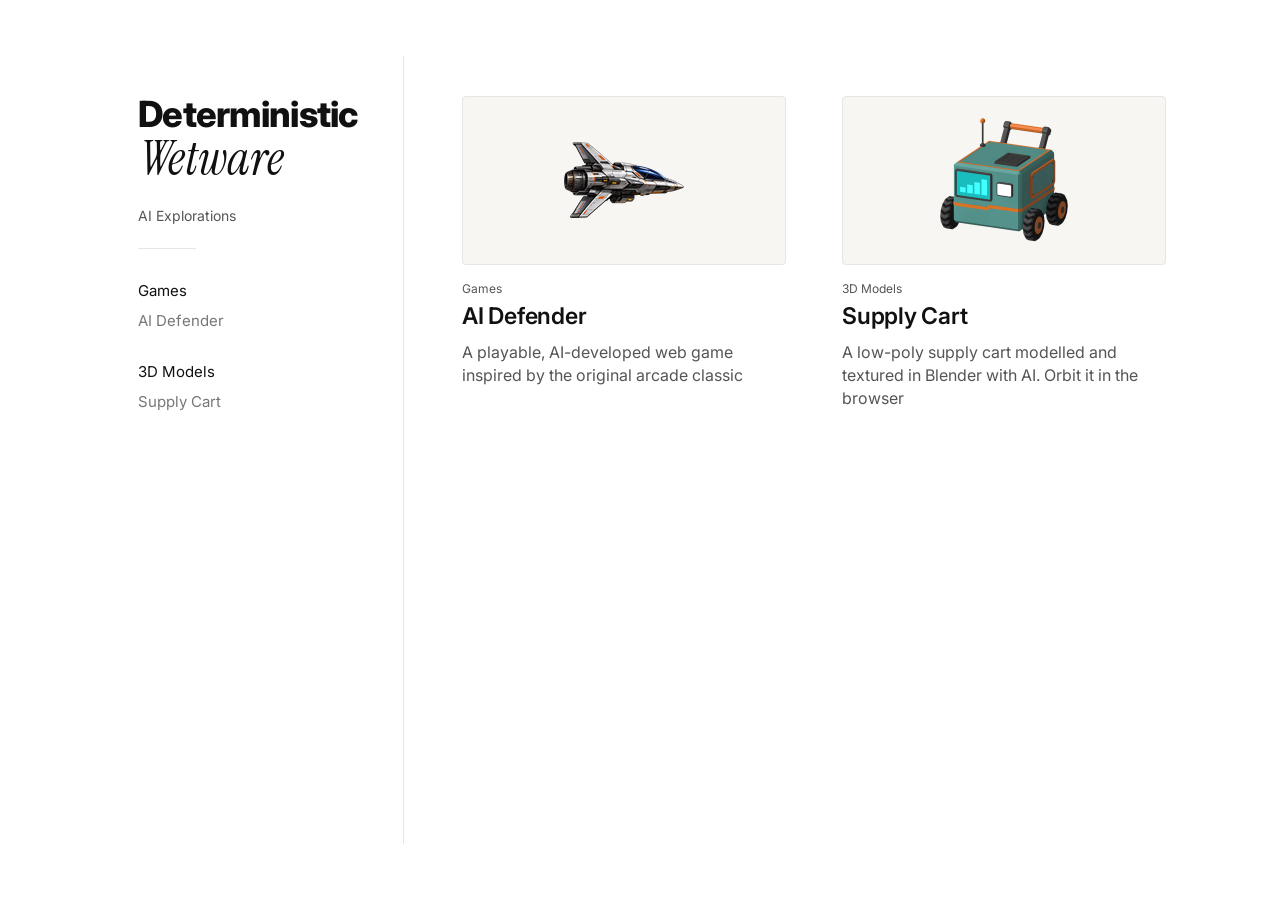
<file: index.html>
<!DOCTYPE html>
<html lang="en">
<head>
  <meta charset="UTF-8">
  <meta name="viewport" content="width=device-width, initial-scale=1">
  <title>Deterministic Wetware</title>
  <link rel="preconnect" href="https://fonts.googleapis.com">
  <link rel="preconnect" href="https://fonts.gstatic.com" crossorigin>
  <link rel="stylesheet" href="https://fonts.googleapis.com/css2?family=Inter:wght@400;600;800&family=Instrument+Serif:ital@1&display=swap">
  <link rel="stylesheet" href="style.css">
</head>
<body>
  <div class="page">
    <aside class="sidebar">
      <h1 class="site-title">Deterministic <em>Wetware</em></h1>
      <p class="tagline">AI Explorations</p>
      <nav>
        <h2 class="nav-section">Games</h2>
        <ul class="nav-list">
          <li><a href="ai-defender/index.html">AI Defender</a></li>
        </ul>
        <h2 class="nav-section">3D Models</h2>
        <ul class="nav-list">
          <li><a href="supply-cart/index.html">Supply Cart</a></li>
        </ul>
      </nav>
    </aside>

    <main class="cards">
      <a class="card" href="ai-defender/index.html">
        <div class="card-image">
          <img src="images/ai-defender.png" alt="AI Defender ship">
        </div>
        <p class="card-category">Games</p>
        <h3 class="card-title">AI Defender</h3>
        <p class="card-text">A playable, AI-developed web game inspired by the original arcade classic</p>
      </a>
      <a class="card" href="supply-cart/index.html">
        <div class="card-image">
          <img src="images/supply-cart.png" alt="Supply cart model">
        </div>
        <p class="card-category">3D Models</p>
        <h3 class="card-title">Supply Cart</h3>
        <p class="card-text">A low-poly supply cart modelled and textured in Blender with AI. Orbit it in the browser</p>
      </a>
    </main>
  </div>
</body>
</html>
</file>
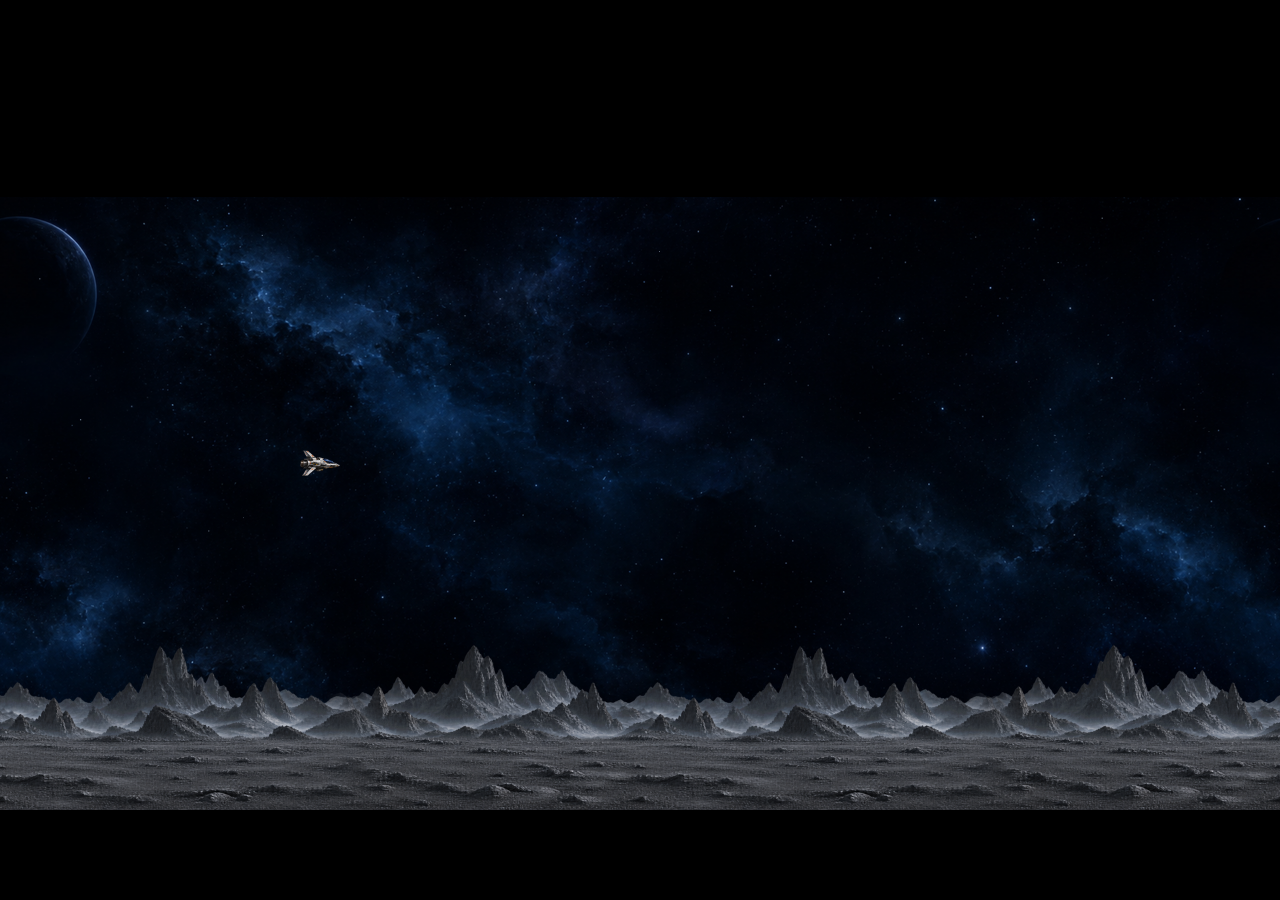
<file: ai-defender/index.html>
<!doctype html>
<html lang="en">
  <head>
    <meta charset="UTF-8" />
    <meta
      name="viewport"
      content="width=device-width, initial-scale=1, viewport-fit=cover, user-scalable=no"
    />
    <meta name="theme-color" content="#000000" />
    <title>AI Defender</title>
    <link rel="icon" href="./assets/favicon-CivMNTOJ.ico" />
    <style>html,body{touch-action:none;-webkit-user-select:none;user-select:none;-webkit-touch-callout:none;background:#000;height:100%;margin:0;overflow:hidden}#game{width:100vw;height:100dvh;display:block;position:fixed;inset:0}</style>
    <script defer src="./assets/index-DCb6BsMb.js"></script>
  </head>
  <body>
    <canvas id="game"></canvas>
    <div id="rotate-overlay" hidden></div>
  </body>
</html>
</file>
<file: style.css>
:root {
  --text: #111;
  --text-muted: #555;
  --text-faint: #777;
  --border: #e6e6e6;
  --image-bg: #f7f6f3;
  --bg: #fff;
}

* {
  box-sizing: border-box;
}

body {
  margin: 0;
  background: var(--bg);
  color: var(--text);
  font-family: Inter, -apple-system, "Segoe UI", Helvetica, Arial, sans-serif;
  -webkit-font-smoothing: antialiased;
}

a {
  color: inherit;
  text-decoration: none;
}

.page {
  display: grid;
  grid-template-columns: 290px 1fr;
  max-width: 1100px;
  margin: 0 auto;
  padding: 56px 24px;
  min-height: 100vh;
}

/* Left column: site title, tagline and navigation. */

.sidebar {
  padding: 40px 32px 0 24px;
  border-right: 1px solid var(--border);
}

.site-title {
  margin: 0;
  font-size: 36px;
  line-height: 1.05;
  font-weight: 800;
  letter-spacing: -0.02em;
}

.site-title em {
  display: block;
  padding-left: 2px;
  font-family: "Instrument Serif", Georgia, serif;
  font-style: italic;
  font-weight: 400;
  font-size: 48px;
  letter-spacing: 0;
}

.tagline {
  margin: 22px 0 0;
  font-size: 14px;
  line-height: 1.45;
  color: var(--text-muted);
}

.tagline::after {
  content: "";
  display: block;
  width: 58px;
  margin-top: 22px;
  border-bottom: 1px solid var(--border);
}

.nav-section {
  margin: 32px 0 0;
  font-size: 15px;
  font-weight: 400;
  color: var(--text);
}

.nav-list {
  list-style: none;
  margin: 0;
  padding: 0;
}

.nav-list li {
  margin-top: 10px;
}

.nav-list a {
  font-size: 15px;
  color: var(--text-faint);
  transition: color 0.15s;
}

.nav-list a:hover {
  color: var(--text);
}

/* Content columns: article cards. */

.cards {
  display: grid;
  grid-template-columns: repeat(2, minmax(0, 1fr));
  gap: 56px;
  align-content: start;
  padding: 40px 0 0 58px;
}

.card-image {
  display: flex;
  align-items: center;
  justify-content: center;
  aspect-ratio: 330 / 172;
  background: var(--image-bg);
  border: 1px solid var(--border);
  border-radius: 4px;
  overflow: hidden;
}

.card-image img {
  width: 128px;
  height: 128px;
  transition: transform 0.3s;
}

.card:hover .card-image img {
  transform: scale(1.06);
}

.card-category {
  margin: 16px 0 0;
  font-size: 12px;
  color: var(--text-muted);
}

.card-title {
  margin: 6px 0 0;
  font-size: 23px;
  line-height: 1.25;
  font-weight: 600;
  letter-spacing: -0.01em;
}

.card:hover .card-title {
  text-decoration: underline;
  text-underline-offset: 3px;
  text-decoration-thickness: 1px;
}

.card-text {
  margin: 10px 0 0;
  font-size: 16px;
  line-height: 1.45;
  color: var(--text-muted);
}

@media (max-width: 760px) {
  .page {
    grid-template-columns: minmax(0, 1fr);
    align-content: start;
    padding: 32px 16px;
  }

  .sidebar {
    padding: 0 0 32px;
    border-right: none;
    border-bottom: 1px solid var(--border);
  }

  .cards {
    grid-template-columns: 1fr;
    padding: 32px 0 0;
  }
}
</file>
